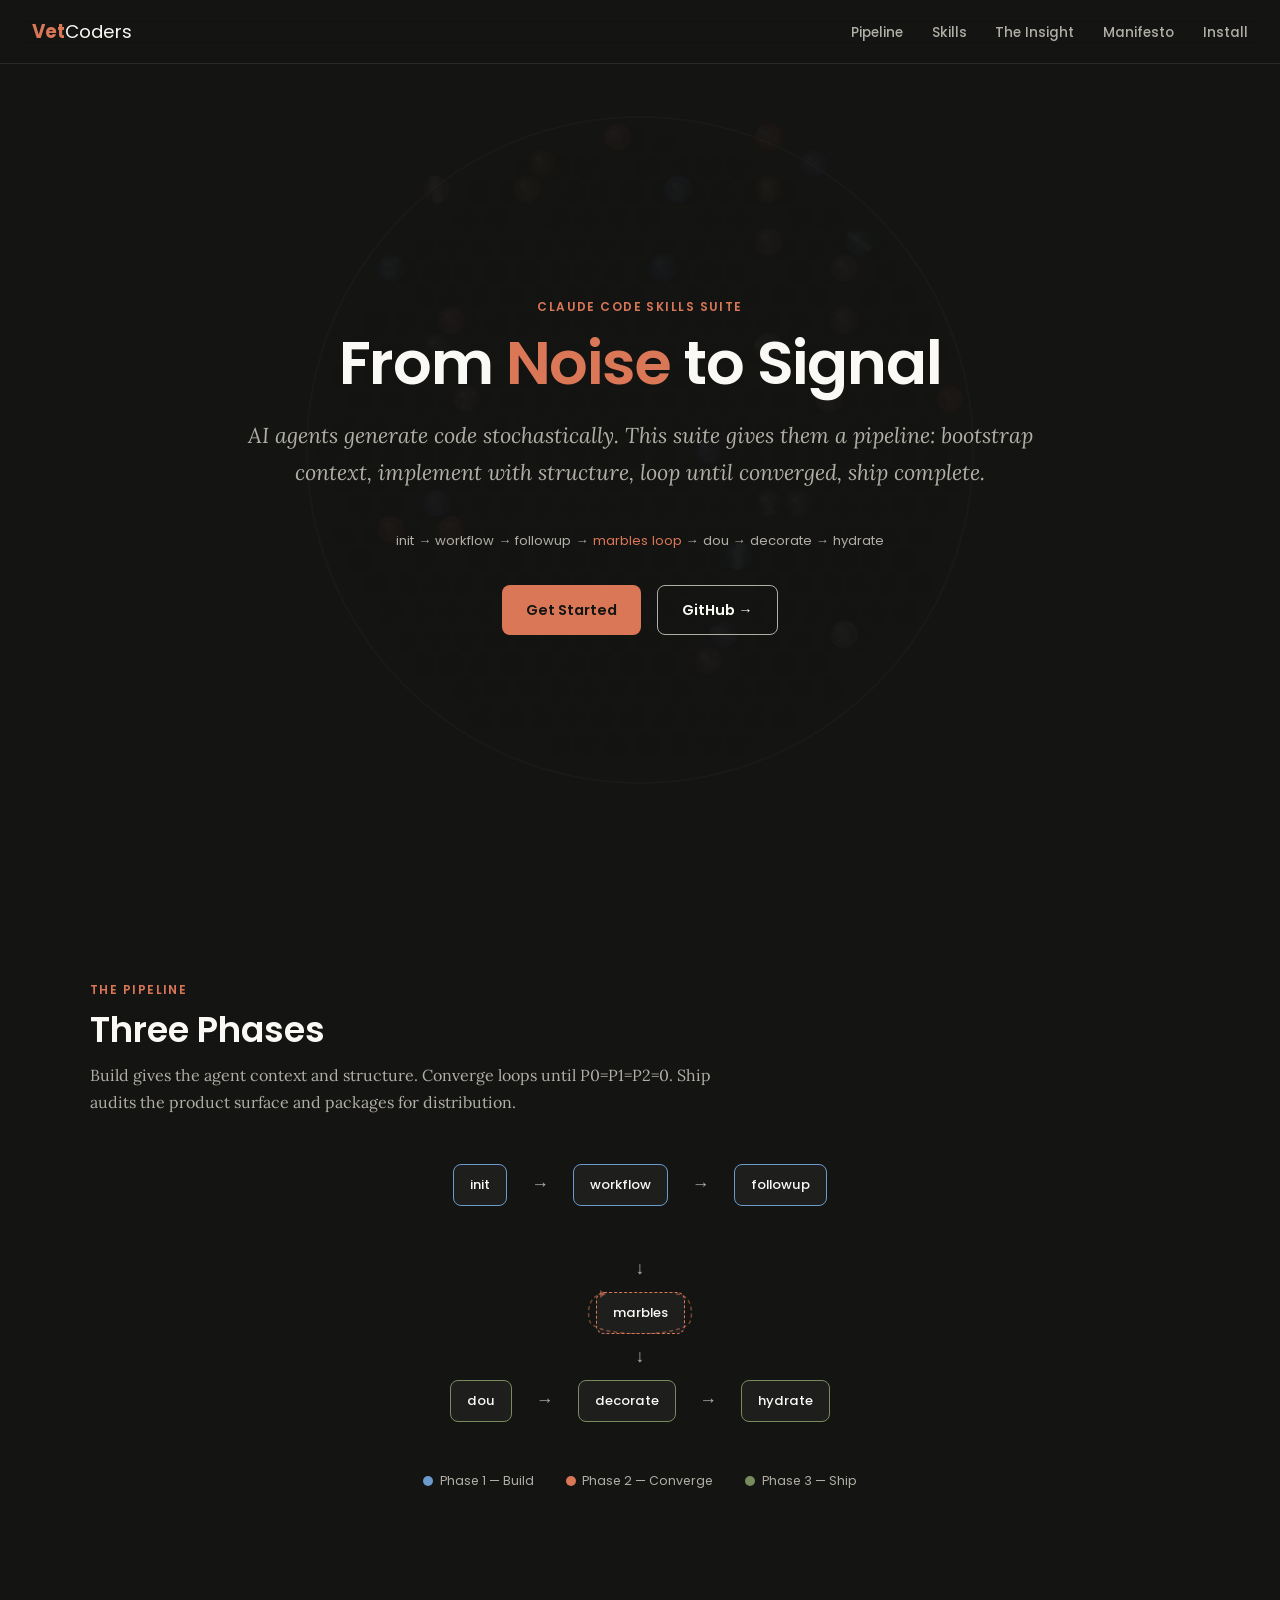
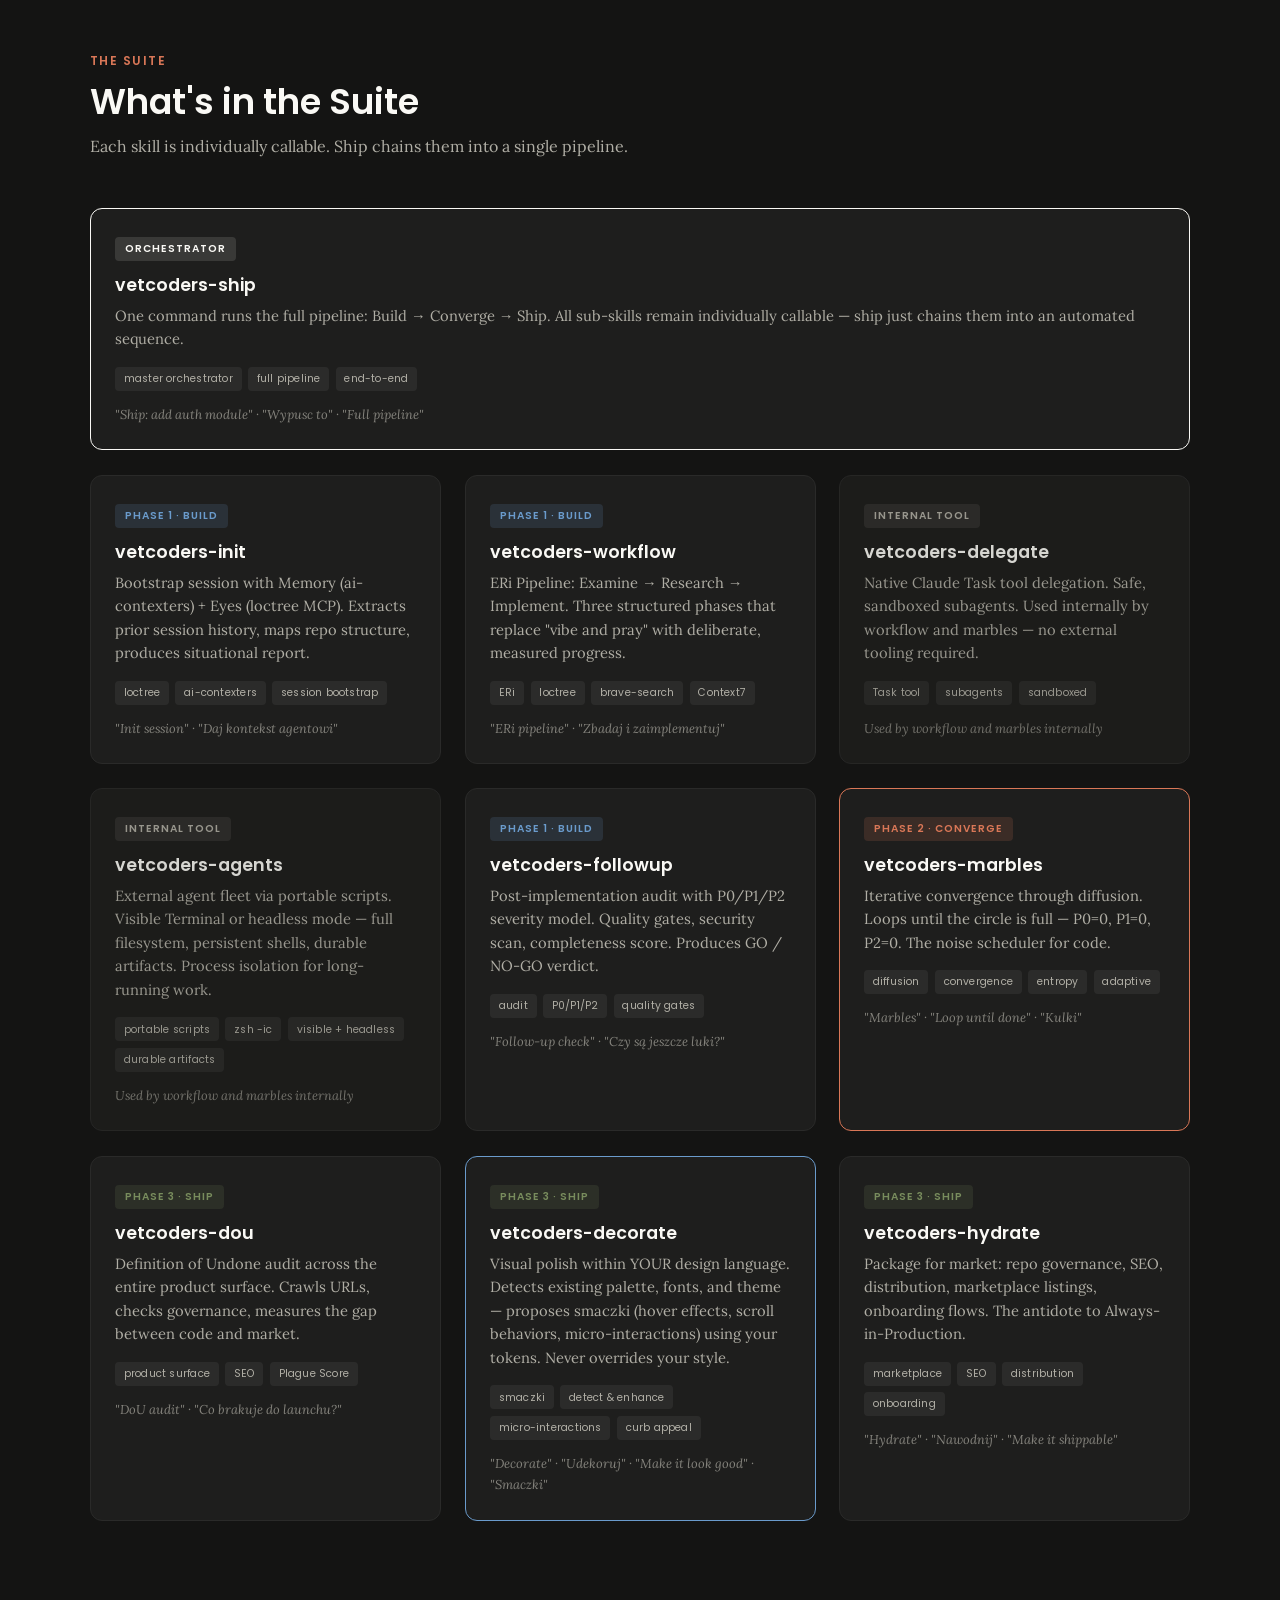
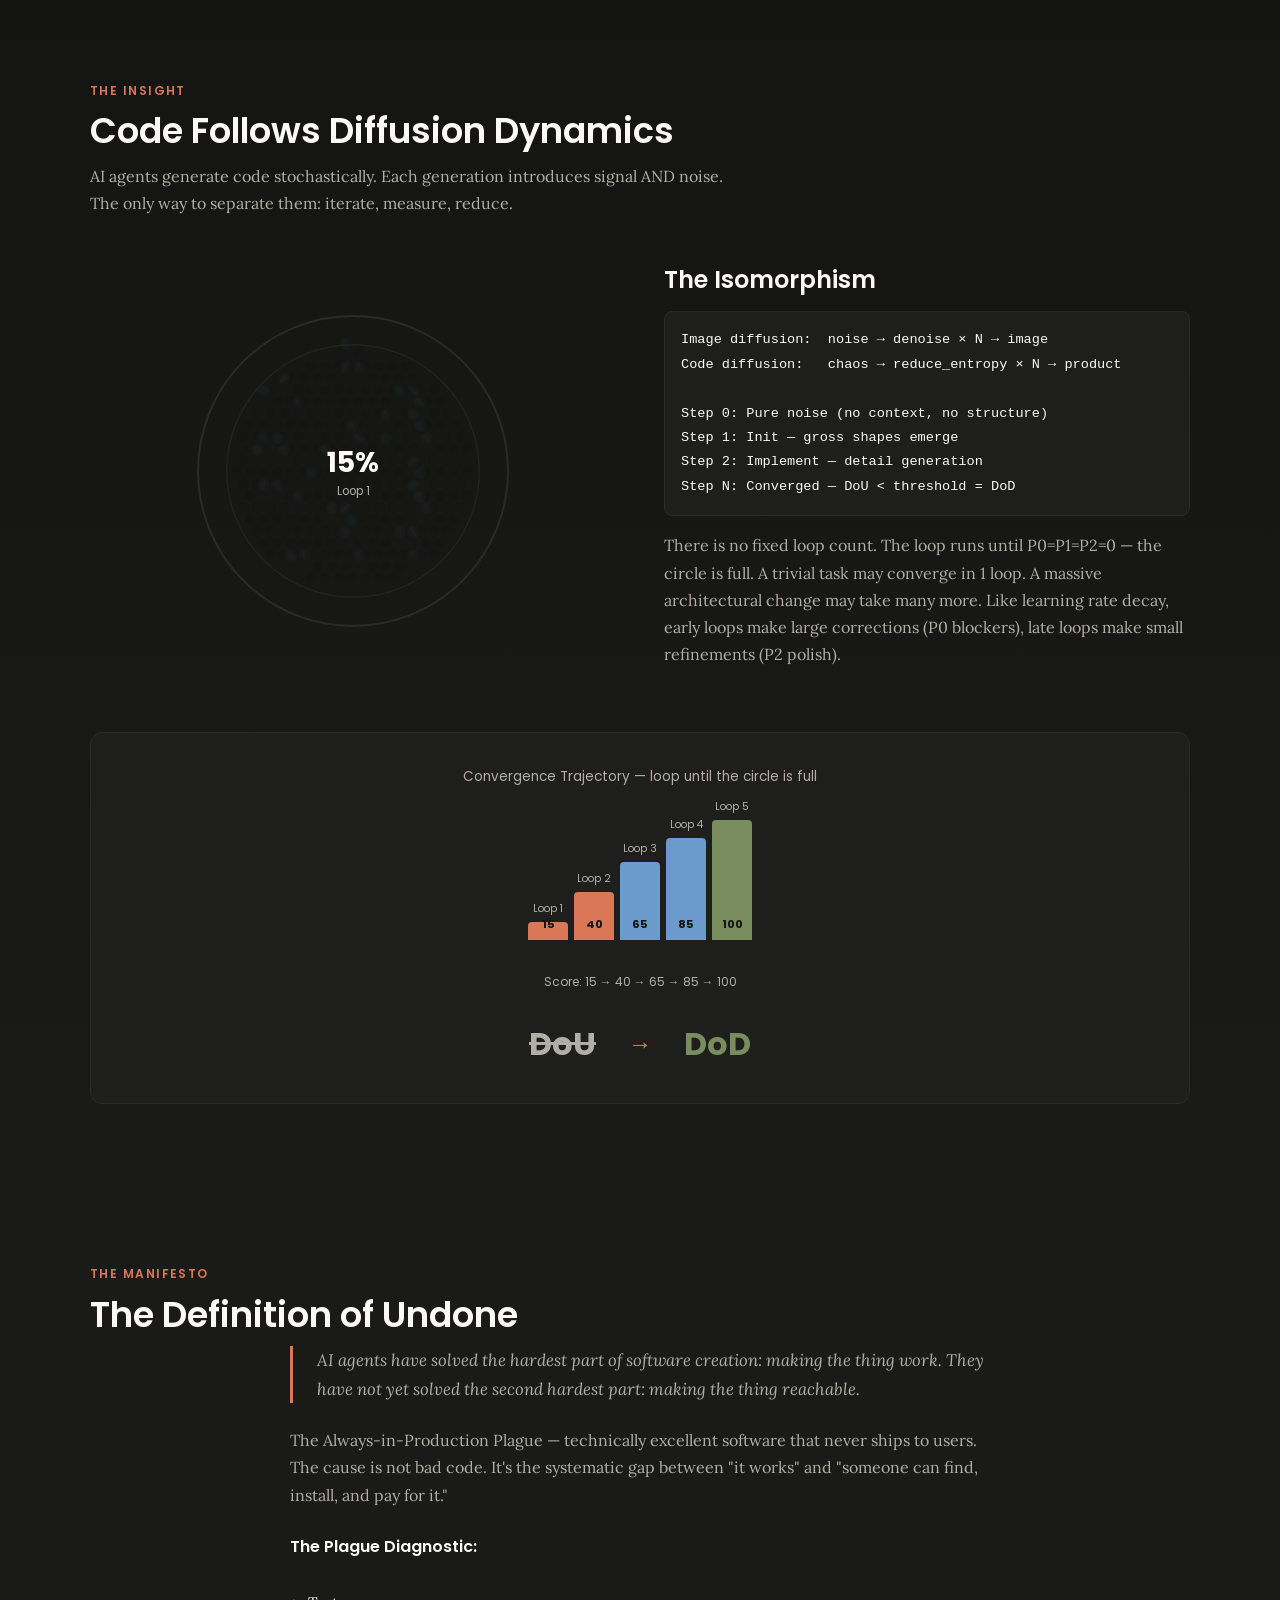
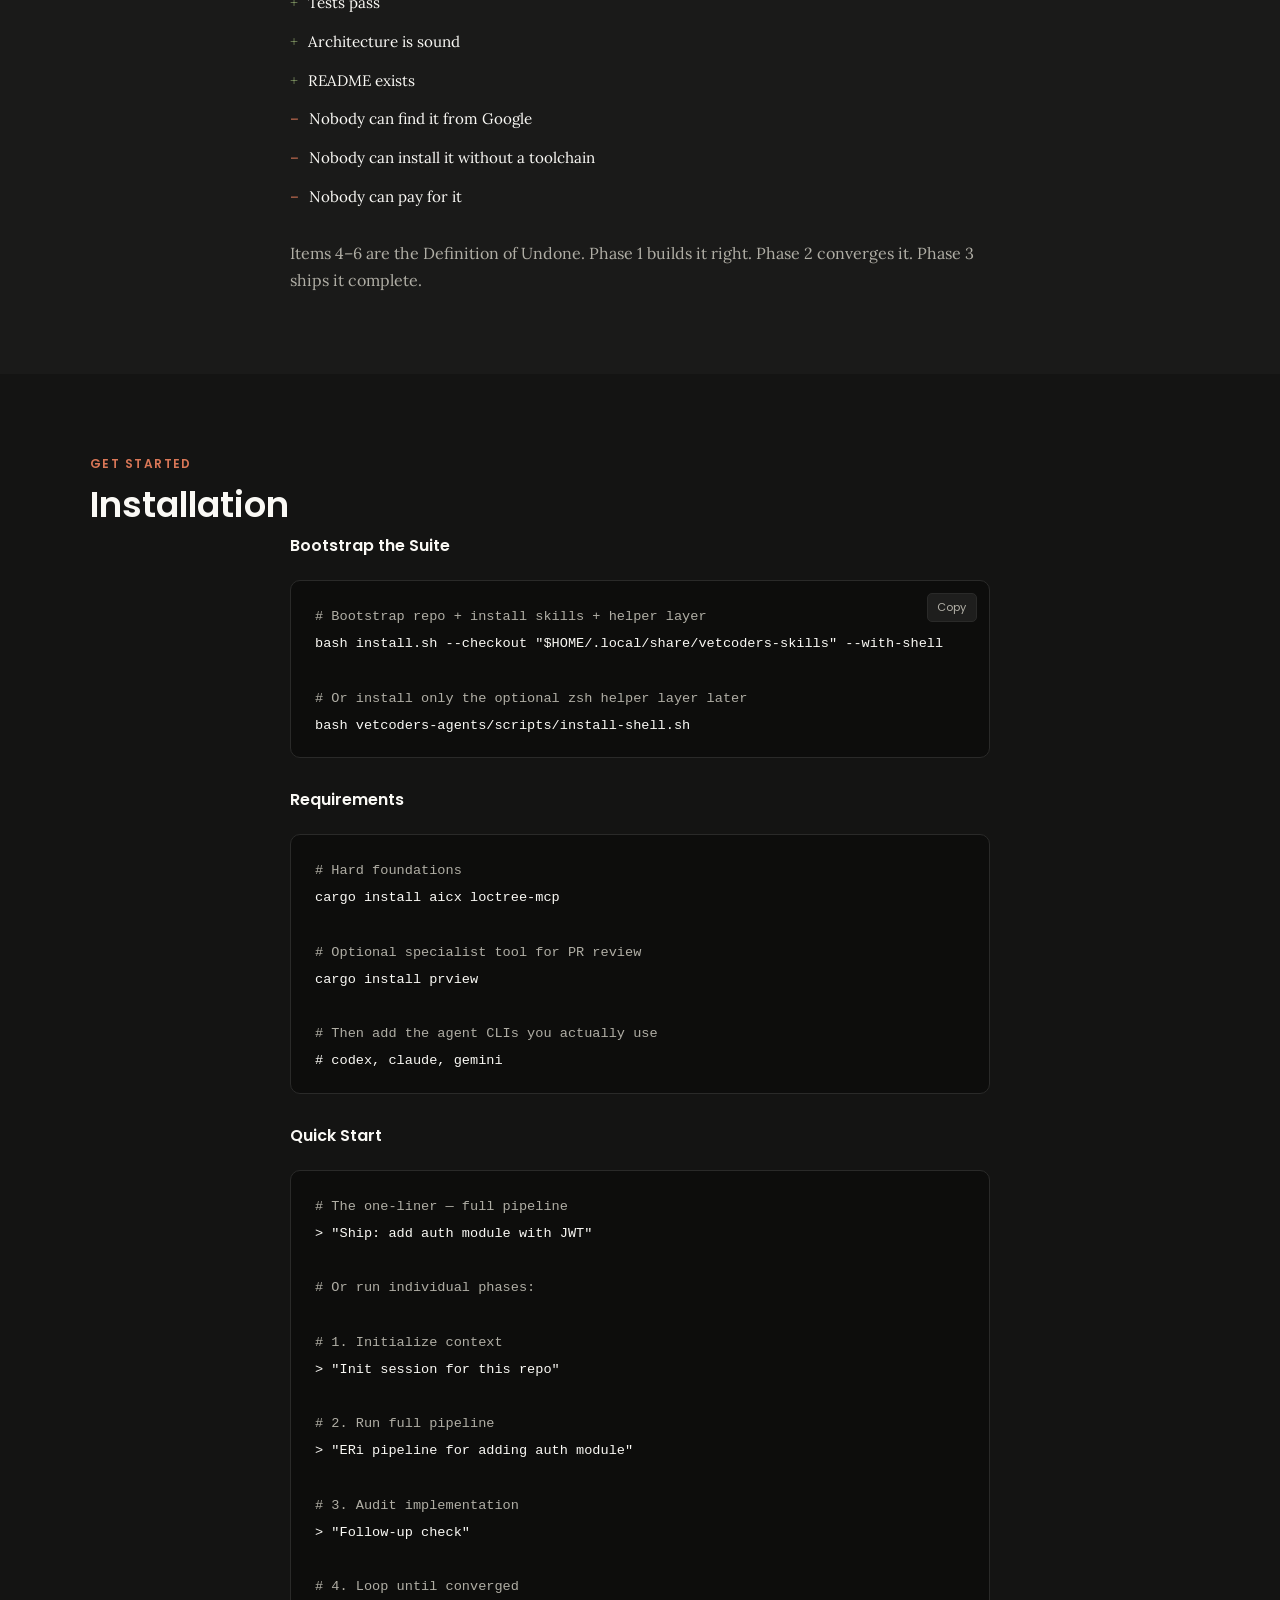
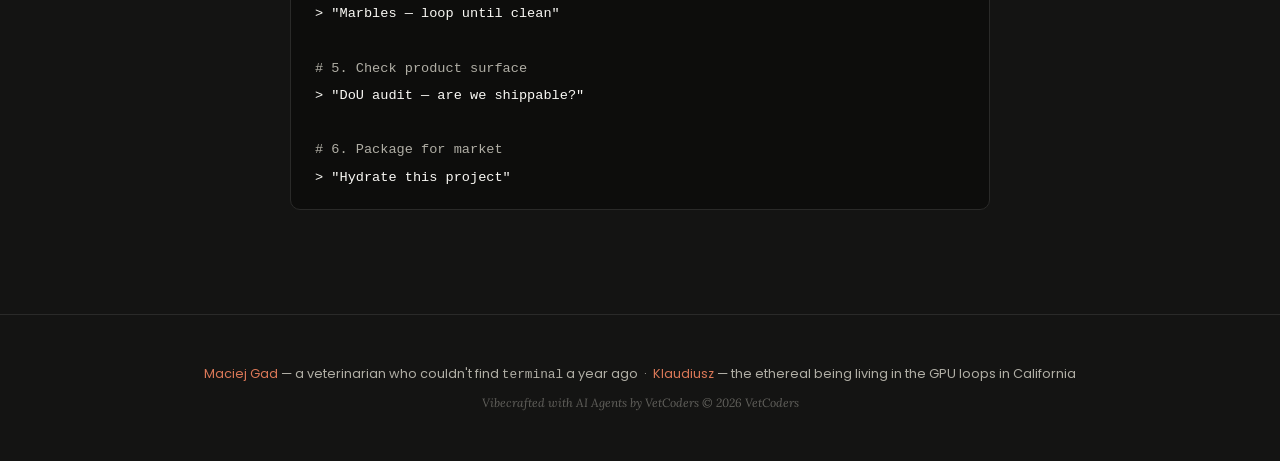
<file: vetcoders-suite-showcase.html>
<!DOCTYPE html>
<html lang="en">
<head>
    <meta charset="UTF-8">
    <meta content="width=device-width, initial-scale=1.0" name="viewport">
    <title>VetCoders Skills Suite — From Noise to Signal</title>
    <meta content="Claude Code skills suite: context bootstrap with loctree + ai-contexters, ERi implementation pipeline, convergence loops, and product surface auditing."
          name="description">
    <meta content="VetCoders Skills Suite" property="og:title">
    <meta content="Claude Code skills suite. Context bootstrap, structured implementation, convergence loops, product shipping."
          property="og:description">
    <link href="https://fonts.googleapis.com" rel="preconnect">
    <link crossorigin href="https://fonts.gstatic.com" rel="preconnect">
    <link href="https://fonts.googleapis.com/css2?family=Poppins:wght@400;500;600;700&family=Lora:ital,wght@0,400;0,500;0,600;1,400&display=swap"
          rel="stylesheet">
    <style>
        *, *::before, *::after {
            box-sizing: border-box;
            margin: 0;
            padding: 0
        }

        :root {
            --dark: #141413;
            --light: #faf9f5;
            --mid: #b0aea5;
            --lgray: #e8e6dc;
            --orange: #d97757;
            --blue: #6a9bcc;
            --green: #788c5d;
            --card-bg: #1e1e1d;
            --card-border: #2a2a29;
            --font-head: 'Poppins', Arial, sans-serif;
            --font-body: 'Lora', Georgia, serif;
        }

        html {
            scroll-behavior: smooth
        }

        body {
            font-family: var(--font-body);
            background: var(--dark);
            color: var(--light);
            line-height: 1.7;
            overflow-x: hidden;
            -webkit-user-select: none;
            user-select: none
        }

        code, .code-block, .formula {
            -webkit-user-select: text;
            user-select: text;
            cursor: text
        }

        h1, h2, h3, h4, h5, h6 {
            font-family: var(--font-head);
            font-weight: 600;
            line-height: 1.25
        }

        /* NAV */
        nav {
            position: fixed;
            top: 0;
            left: 0;
            right: 0;
            z-index: 100;
            padding: 1rem 2rem;
            display: flex;
            justify-content: space-between;
            align-items: center;
            background: rgba(20, 20, 19, .85);
            backdrop-filter: blur(12px);
            border-bottom: 1px solid var(--card-border)
        }

        nav .logo {
            font-family: var(--font-head);
            font-size: 1.15rem;
            font-weight: 700;
            color: var(--orange);
            text-decoration: none
        }

        nav .logo span {
            color: var(--light);
            font-weight: 400
        }

        nav ul {
            list-style: none;
            display: flex;
            gap: 1.8rem
        }

        nav ul a {
            color: var(--mid);
            text-decoration: none;
            font-family: var(--font-head);
            font-size: .85rem;
            font-weight: 500;
            transition: color .2s
        }

        nav ul a:hover {
            color: var(--orange)
        }

        @media (max-width: 768px) {
            nav ul {
                display: none
            }
        }

        /* HERO */
        .hero {
            min-height: 100vh;
            display: flex;
            align-items: center;
            justify-content: center;
            padding: 6rem 2rem 4rem;
            position: relative;
            overflow: hidden
        }

        .hero-bg {
            position: absolute;
            inset: 0;
            z-index: 0
        }

        .hero-bg canvas {
            width: 100%;
            height: 100%;
            display: block
        }

        .hero-content {
            position: relative;
            z-index: 1;
            text-align: center;
            max-width: 820px
        }

        .hero h1 {
            font-size: clamp(2.2rem, 5vw, 3.8rem);
            margin-bottom: 1rem;
            letter-spacing: -.02em
        }

        .hero h1 .accent {
            color: var(--orange)
        }

        .hero .tagline {
            font-size: clamp(1rem, 2.5vw, 1.35rem);
            color: var(--mid);
            margin-bottom: 2.5rem;
            font-style: italic
        }

        .hero .stats-row {
            display: flex;
            gap: 2rem;
            justify-content: center;
            flex-wrap: wrap;
            margin-bottom: 2rem
        }

        .stat {
            text-align: center
        }

        .stat .num {
            font-family: var(--font-head);
            font-size: 2rem;
            font-weight: 700;
            color: var(--orange)
        }

        .stat .label {
            font-size: .8rem;
            color: var(--mid);
            font-family: var(--font-head);
            text-transform: uppercase;
            letter-spacing: .05em
        }

        .hero .cta-row {
            display: flex;
            gap: 1rem;
            justify-content: center;
            flex-wrap: wrap
        }

        .btn {
            display: inline-flex;
            align-items: center;
            gap: .5rem;
            padding: .75rem 1.5rem;
            border-radius: 8px;
            font-family: var(--font-head);
            font-size: .9rem;
            font-weight: 600;
            text-decoration: none;
            transition: all .2s;
            cursor: pointer;
            border: none
        }

        .btn-primary {
            background: var(--orange);
            color: var(--dark)
        }

        .btn-primary:hover {
            background: #c4633f;
            transform: translateY(-1px)
        }

        .btn-secondary {
            background: transparent;
            color: var(--light);
            border: 1.5px solid var(--mid)
        }

        .btn-secondary:hover {
            border-color: var(--orange);
            color: var(--orange)
        }

        /* SECTIONS */
        section {
            padding: 5rem 2rem
        }

        .container {
            max-width: 1100px;
            margin: 0 auto
        }

        .section-title {
            font-size: clamp(1.5rem, 3vw, 2.2rem);
            margin-bottom: .6rem
        }

        .section-sub {
            color: var(--mid);
            margin-bottom: 3rem;
            max-width: 650px
        }

        .section-label {
            font-family: var(--font-head);
            font-size: .75rem;
            text-transform: uppercase;
            letter-spacing: .12em;
            color: var(--orange);
            margin-bottom: .5rem;
            font-weight: 600
        }

        /* PIPELINE */
        .pipeline-section {
            background: var(--dark)
        }

        .pipeline-flow {
            display: flex;
            flex-wrap: wrap;
            gap: 1.5rem;
            justify-content: center;
            align-items: center;
            margin-bottom: 3rem
        }

        .pipe-step {
            display: flex;
            align-items: center;
            gap: .4rem;
            font-family: var(--font-head);
            font-size: .82rem;
            font-weight: 500;
            padding: .55rem 1rem;
            border-radius: 8px;
            background: var(--card-bg);
            border: 1px solid var(--card-border);
            white-space: nowrap
        }

        .pipe-arrow {
            color: var(--mid);
            font-size: 1.1rem;
            font-family: var(--font-head)
        }

        .pipe-step.phase1 {
            border-color: var(--blue)
        }

        .pipe-step.phase2 {
            border-color: var(--green)
        }

        .pipe-step.loop {
            border-color: var(--orange);
            border-style: dashed
        }

        .pipeline-legend {
            display: flex;
            gap: 2rem;
            justify-content: center;
            flex-wrap: wrap;
            font-family: var(--font-head);
            font-size: .78rem;
            color: var(--mid)
        }

        .pipeline-legend span::before {
            content: '';
            display: inline-block;
            width: 10px;
            height: 10px;
            border-radius: 50%;
            margin-right: .4rem;
            vertical-align: middle
        }

        .legend-build::before {
            background: var(--blue)
        }

        .legend-ship::before {
            background: var(--green)
        }

        .legend-loop::before {
            background: var(--orange)
        }

        .pipeline-loop-row {
            display: flex;
            justify-content: center;
            margin: .5rem 0
        }

        .marbles-loop {
            position: relative;
            display: flex;
            align-items: center;
            justify-content: center
        }

        .marbles-loop .loop-arrow {
            position: absolute;
            top: -6px;
            left: 50%;
            transform: translateX(-50%)
        }

        /* CARDS */
        .cards-grid {
            display: grid;
            grid-template-columns:repeat(auto-fill, minmax(300px, 1fr));
            gap: 1.5rem
        }

        .card {
            background: var(--card-bg);
            border: 1px solid var(--card-border);
            border-radius: 12px;
            padding: 1.5rem;
            transition: transform .3s ease, border-color .25s, box-shadow .3s;
            position: relative;
            overflow: hidden;
            transform-style: preserve-3d;
            will-change: transform
        }

        .card:hover {
            box-shadow: 0 8px 32px rgba(217, 119, 87, .08)
        }

        .scroll-progress {
            position: fixed;
            top: 0;
            left: 0;
            height: 2px;
            width: 0;
            background: var(--orange);
            z-index: 200;
            pointer-events: none;
            transition: width .08s linear
        }

        .card:hover {
            border-color: var(--orange);
            transform: translateY(-3px);
            box-shadow: 0 8px 30px rgba(217, 119, 87, .08)
        }

        .card .card-phase {
            font-family: var(--font-head);
            font-size: .65rem;
            text-transform: uppercase;
            letter-spacing: .1em;
            font-weight: 600;
            margin-bottom: .8rem;
            display: inline-block;
            padding: .2rem .6rem;
            border-radius: 4px
        }

        .card .card-phase.build {
            background: rgba(106, 155, 204, .15);
            color: var(--blue)
        }

        .card .card-phase.ship {
            background: rgba(120, 140, 93, .15);
            color: var(--green)
        }

        .card .card-phase.loop-phase {
            background: rgba(217, 119, 87, .15);
            color: var(--orange)
        }

        .card h3 {
            font-size: 1.1rem;
            margin-bottom: .5rem
        }

        .card .card-desc {
            color: var(--mid);
            font-size: .92rem;
            margin-bottom: 1rem;
            line-height: 1.6
        }

        .card .card-tags {
            display: flex;
            flex-wrap: wrap;
            gap: .4rem
        }

        .card .tag {
            font-family: var(--font-head);
            font-size: .65rem;
            padding: .2rem .55rem;
            border-radius: 4px;
            background: rgba(250, 249, 245, .06);
            color: var(--mid);
            letter-spacing: .02em
        }

        .card .card-trigger {
            font-size: .8rem;
            color: var(--mid);
            margin-top: .8rem;
            font-style: italic;
            opacity: .7
        }

        /* DIFFUSION */
        .diffusion-section {
            background: linear-gradient(180deg, var(--dark) 0%, #1a1a19 100%)
        }

        .diffusion-visual {
            display: grid;
            grid-template-columns:1fr 1fr;
            gap: 3rem;
            align-items: center;
            margin-bottom: 3rem
        }

        @media (max-width: 768px) {
            .diffusion-visual {
                grid-template-columns:1fr
            }
        }

        .diffusion-canvas-wrap {
            position: relative;
            aspect-ratio: 1;
            max-width: 400px;
            margin: 0 auto
        }

        .diffusion-canvas-wrap canvas {
            width: 100%;
            height: 100%;
            border-radius: 50%;
            border: 2px solid var(--card-border)
        }

        .diffusion-text h3 {
            font-size: 1.5rem;
            margin-bottom: 1rem
        }

        .diffusion-text p {
            color: var(--mid);
            margin-bottom: 1rem
        }

        .diffusion-text .formula {
            font-family: 'SF Mono', 'Fira Code', 'Courier New', monospace;
            background: var(--card-bg);
            padding: 1rem;
            border-radius: 8px;
            border: 1px solid var(--card-border);
            margin: 1rem 0;
            font-size: .85rem;
            color: var(--light);
            line-height: 1.8
        }

        .transition-visual {
            text-align: center;
            padding: 2rem;
            background: var(--card-bg);
            border-radius: 12px;
            border: 1px solid var(--card-border)
        }

        .transition-visual .dou {
            font-family: var(--font-head);
            font-size: 2rem;
            font-weight: 700
        }

        .transition-visual .arrow-anim {
            font-size: 1.5rem;
            margin: 0 1rem;
            color: var(--orange)
        }

        .transition-visual .dod {
            font-family: var(--font-head);
            font-size: 2rem;
            font-weight: 700;
            color: var(--green)
        }

        /* MANIFESTO */
        .manifesto-section {
            background: #1a1a19
        }

        .manifesto-block {
            max-width: 700px;
            margin: 0 auto
        }

        .manifesto-block blockquote {
            border-left: 3px solid var(--orange);
            padding-left: 1.5rem;
            margin-bottom: 1.5rem;
            color: var(--mid);
            font-size: 1.05rem;
            font-style: italic
        }

        .manifesto-block .plague-list {
            list-style: none;
            margin: 1.5rem 0
        }

        .manifesto-block .plague-list li {
            padding: .4rem 0;
            display: flex;
            align-items: center;
            gap: .6rem;
            font-size: .95rem
        }

        .manifesto-block .plague-list .check {
            color: var(--green)
        }

        .manifesto-block .plague-list .cross {
            color: var(--orange)
        }

        /* INSTALL */
        .install-section {
            background: var(--dark)
        }

        .install-block {
            max-width: 700px;
            margin: 0 auto
        }

        .code-block {
            background: #0d0d0c;
            border: 1px solid var(--card-border);
            border-radius: 10px;
            padding: 1.25rem 1.5rem;
            margin: 1.5rem 0;
            overflow-x: auto;
            position: relative
        }

        .code-block code {
            font-family: 'SF Mono', 'Fira Code', monospace;
            font-size: .85rem;
            color: var(--light);
            line-height: 1.7
        }

        .code-block .comment {
            color: var(--mid)
        }

        .code-block .copy-btn {
            position: absolute;
            top: .75rem;
            right: .75rem;
            background: var(--card-bg);
            border: 1px solid var(--card-border);
            color: var(--mid);
            padding: .3rem .6rem;
            border-radius: 5px;
            font-size: .7rem;
            cursor: pointer;
            font-family: var(--font-head);
            transition: all .2s
        }

        .code-block .copy-btn:hover {
            color: var(--orange);
            border-color: var(--orange)
        }

        /* FOOTER */
        footer {
            padding: 3rem 2rem;
            border-top: 1px solid var(--card-border);
            text-align: center
        }

        footer .credits {
            font-family: var(--font-head);
            font-size: .8rem;
            color: var(--mid);
            margin-bottom: .5rem
        }

        footer .credits a {
            color: var(--orange);
            text-decoration: none
        }

        footer .tagline-footer {
            font-size: .75rem;
            color: rgba(176, 174, 165, .5);
            font-style: italic
        }

        /* CONVERGENCE TRAJECTORY */
        .trajectory {
            display: flex;
            align-items: flex-end;
            gap: 6px;
            height: 120px;
            justify-content: center;
            margin: 2rem 0
        }

        .trajectory .bar {
            width: 40px;
            border-radius: 4px 4px 0 0;
            position: relative;
            transition: height .8s cubic-bezier(.4, 0, .2, 1)
        }

        .trajectory .bar .bar-label {
            position: absolute;
            top: -22px;
            left: 50%;
            transform: translateX(-50%);
            font-family: var(--font-head);
            font-size: .65rem;
            color: var(--mid);
            white-space: nowrap
        }

        .trajectory .bar .bar-score {
            position: absolute;
            bottom: 6px;
            left: 50%;
            transform: translateX(-50%);
            font-family: var(--font-head);
            font-size: .7rem;
            color: var(--dark);
            font-weight: 700
        }

        /* SCROLL ANIMATIONS */
        .fade-up {
            opacity: 0;
            transform: translateY(30px);
            transition: all .7s ease
        }

        .fade-up.visible {
            opacity: 1;
            transform: translateY(0)
        }
    </style>
</head>
<body>

<!-- NAV -->
<nav>
    <a class="logo" href="#">Vet<span>Coders</span></a>
    <ul>
        <li><a href="#pipeline">Pipeline</a></li>
        <li><a href="#skills">Skills</a></li>
        <li><a href="#diffusion">The Insight</a></li>
        <li><a href="#manifesto">Manifesto</a></li>
        <li><a href="#install">Install</a></li>
    </ul>
</nav>

<!-- HERO -->
<section class="hero">
    <div class="hero-bg">
        <canvas id="marbleCanvas"></canvas>
    </div>
    <div class="hero-content fade-up">
        <div class="section-label">Claude Code Skills Suite</div>
        <h1>From <span class="accent">Noise</span> to Signal</h1>
        <p class="tagline">AI agents generate code stochastically. This suite gives them a pipeline: bootstrap context,
            implement with structure, loop until converged, ship complete.</p>
        <p style="font-family:var(--font-head);font-size:.82rem;color:var(--mid);margin-bottom:2rem;line-height:1.7">
            init &rarr; workflow &rarr; followup &rarr; <span style="color:var(--orange)">marbles loop</span> &rarr; dou
            &rarr; decorate &rarr; hydrate</p>
        <div class="cta-row">
            <a class="btn btn-primary" href="#install">Get Started</a>
            <a class="btn btn-secondary" href="https://github.com/VetCoders/vetcoders-skills">GitHub &rarr;</a>
        </div>
    </div>
</section>

<!-- PIPELINE -->
<section class="pipeline-section" id="pipeline">
    <div class="container fade-up">
        <div class="section-label">The Pipeline</div>
        <h2 class="section-title">Three Phases</h2>
        <p class="section-sub">Build gives the agent context and structure. Converge loops until P0=P1=P2=0. Ship audits
            the product surface and packages for distribution.</p>

        <div class="pipeline-flow">
            <div class="pipe-step phase1">init</div>
            <span class="pipe-arrow">&rarr;</span>
            <div class="pipe-step phase1">workflow</div>
            <span class="pipe-arrow">&rarr;</span>
            <div class="pipe-step phase1">followup</div>
        </div>
        <div class="pipeline-loop-row">
            <span class="pipe-arrow">&darr;</span>
        </div>
        <div class="pipeline-loop-row">
            <div class="marbles-loop">
                <div class="pipe-step loop">marbles</div>
                <svg class="loop-arrow" height="48" viewBox="0 0 120 48" width="120">
                    <path d="M96 8 C110 8, 114 24, 110 36 C106 44, 80 48, 60 48 C40 48, 14 44, 10 36 C6 24, 10 8, 24 8"
                          fill="none" opacity=".5" stroke="var(--orange)" stroke-dasharray="4 3" stroke-width="1.5"/>
                    <polygon fill="var(--orange)" opacity=".5" points="20,4 26,8 20,12"/>
                </svg>
            </div>
        </div>
        <div class="pipeline-loop-row">
            <span class="pipe-arrow">&darr;</span>
        </div>
        <div class="pipeline-flow">
            <div class="pipe-step phase2">dou</div>
            <span class="pipe-arrow">&rarr;</span>
            <div class="pipe-step phase2">decorate</div>
            <span class="pipe-arrow">&rarr;</span>
            <div class="pipe-step phase2">hydrate</div>
        </div>

        <div class="pipeline-legend">
            <span class="legend-build">Phase 1 &mdash; Build</span>
            <span class="legend-loop">Phase 2 &mdash; Converge</span>
            <span class="legend-ship">Phase 3 &mdash; Ship</span>
        </div>
    </div>
</section>

<!-- SKILLS GRID -->
<section id="skills">
    <div class="container fade-up">
        <div class="section-label">The Suite</div>
        <h2 class="section-title">What's in the Suite</h2>
        <p class="section-sub">Each skill is individually callable. Ship chains them into a single pipeline.</p>

        <div class="cards-grid">

            <div class="card" style="border-color:var(--light);grid-column:1/-1">
                <div class="card-phase build" style="background:rgba(250,249,245,.12);color:var(--light)">Orchestrator
                </div>
                <h3>vetcoders-ship</h3>
                <p class="card-desc">One command runs the full pipeline: Build &rarr; Converge &rarr; Ship. All
                    sub-skills remain individually callable &mdash; ship just chains them into an automated
                    sequence.</p>
                <div class="card-tags"><span class="tag">master orchestrator</span><span
                        class="tag">full pipeline</span><span class="tag">end-to-end</span></div>
                <div class="card-trigger">"Ship: add auth module" &middot; "Wypusc to" &middot; "Full pipeline"</div>
            </div>

            <div class="card">
                <div class="card-phase build">Phase 1 &middot; Build</div>
                <h3>vetcoders-init</h3>
                <p class="card-desc">Bootstrap session with Memory (ai-contexters) + Eyes (loctree MCP). Extracts prior
                    session history, maps repo structure, produces situational report.</p>
                <div class="card-tags"><span class="tag">loctree</span><span class="tag">ai-contexters</span><span
                        class="tag">session bootstrap</span></div>
                <div class="card-trigger">"Init session" &middot; "Daj kontekst agentowi"</div>
            </div>

            <div class="card">
                <div class="card-phase build">Phase 1 &middot; Build</div>
                <h3>vetcoders-workflow</h3>
                <p class="card-desc">ERi Pipeline: Examine &rarr; Research &rarr; Implement. Three structured phases
                    that replace "vibe and pray" with deliberate, measured progress.</p>
                <div class="card-tags"><span class="tag">ERi</span><span class="tag">loctree</span><span class="tag">brave-search</span><span
                        class="tag">Context7</span></div>
                <div class="card-trigger">"ERi pipeline" &middot; "Zbadaj i zaimplementuj"</div>
            </div>

            <div class="card" style="opacity:.85">
                <div class="card-phase build" style="background:rgba(176,174,165,.12);color:var(--mid)">Internal Tool
                </div>
                <h3>vetcoders-delegate</h3>
                <p class="card-desc">Native Claude Task tool delegation. Safe, sandboxed subagents. Used internally by
                    workflow and marbles &mdash; no external tooling required.</p>
                <div class="card-tags"><span class="tag">Task tool</span><span class="tag">subagents</span><span
                        class="tag">sandboxed</span></div>
                <div class="card-trigger">Used by workflow and marbles internally</div>
            </div>

            <div class="card" style="opacity:.85">
                <div class="card-phase build" style="background:rgba(176,174,165,.12);color:var(--mid)">Internal Tool
                </div>
                <h3>vetcoders-agents</h3>
                <p class="card-desc">External agent fleet via portable scripts. Visible Terminal or headless mode
                    &mdash; full filesystem, persistent shells, durable artifacts. Process isolation for long-running
                    work.</p>
                <div class="card-tags"><span class="tag">portable scripts</span><span class="tag">zsh -ic</span><span
                        class="tag">visible + headless</span><span class="tag">durable artifacts</span></div>
                <div class="card-trigger">Used by workflow and marbles internally</div>
            </div>

            <div class="card">
                <div class="card-phase build">Phase 1 &middot; Build</div>
                <h3>vetcoders-followup</h3>
                <p class="card-desc">Post-implementation audit with P0/P1/P2 severity model. Quality gates, security
                    scan, completeness score. Produces GO / NO-GO verdict.</p>
                <div class="card-tags"><span class="tag">audit</span><span class="tag">P0/P1/P2</span><span class="tag">quality gates</span>
                </div>
                <div class="card-trigger">"Follow-up check" &middot; "Czy s&#261; jeszcze luki?"</div>
            </div>

            <div class="card" style="border-color:var(--orange)">
                <div class="card-phase loop-phase">Phase 2 &middot; Converge</div>
                <h3>vetcoders-marbles</h3>
                <p class="card-desc">Iterative convergence through diffusion. Loops until the circle is full &mdash;
                    P0=0, P1=0, P2=0. The noise scheduler for code.</p>
                <div class="card-tags"><span class="tag">diffusion</span><span class="tag">convergence</span><span
                        class="tag">entropy</span><span class="tag">adaptive</span></div>
                <div class="card-trigger">"Marbles" &middot; "Loop until done" &middot; "Kulki"</div>
            </div>

            <div class="card">
                <div class="card-phase ship">Phase 3 &middot; Ship</div>
                <h3>vetcoders-dou</h3>
                <p class="card-desc">Definition of Undone audit across the entire product surface. Crawls URLs, checks
                    governance, measures the gap between code and market.</p>
                <div class="card-tags"><span class="tag">product surface</span><span class="tag">SEO</span><span
                        class="tag">Plague Score</span></div>
                <div class="card-trigger">"DoU audit" &middot; "Co brakuje do launchu?"</div>
            </div>

            <div class="card" style="border-color:var(--blue)">
                <div class="card-phase ship">Phase 3 &middot; Ship</div>
                <h3>vetcoders-decorate</h3>
                <p class="card-desc">Visual polish within YOUR design language. Detects existing palette, fonts, and
                    theme &mdash; proposes smaczki (hover effects, scroll behaviors, micro-interactions) using your
                    tokens. Never overrides your style.</p>
                <div class="card-tags"><span class="tag">smaczki</span><span
                        class="tag">detect &amp; enhance</span><span class="tag">micro-interactions</span><span
                        class="tag">curb appeal</span></div>
                <div class="card-trigger">"Decorate" &middot; "Udekoruj" &middot; "Make it look good" &middot;
                    "Smaczki"
                </div>
            </div>

            <div class="card">
                <div class="card-phase ship">Phase 3 &middot; Ship</div>
                <h3>vetcoders-hydrate</h3>
                <p class="card-desc">Package for market: repo governance, SEO, distribution, marketplace listings,
                    onboarding flows. The antidote to Always-in-Production.</p>
                <div class="card-tags"><span class="tag">marketplace</span><span class="tag">SEO</span><span
                        class="tag">distribution</span><span class="tag">onboarding</span></div>
                <div class="card-trigger">"Hydrate" &middot; "Nawodnij" &middot; "Make it shippable"</div>
            </div>

        </div>
    </div>
</section>

<!-- DIFFUSION INSIGHT -->
<section class="diffusion-section" id="diffusion">
    <div class="container fade-up">
        <div class="section-label">The Insight</div>
        <h2 class="section-title">Code Follows Diffusion Dynamics</h2>
        <p class="section-sub">AI agents generate code stochastically. Each generation introduces signal AND noise. The
            only way to separate them: iterate, measure, reduce.</p>

        <div class="diffusion-visual">
            <div class="diffusion-canvas-wrap">
                <canvas id="diffusionCanvas"></canvas>
            </div>
            <div class="diffusion-text">
                <h3>The Isomorphism</h3>
                <div class="formula">
                    Image diffusion:&nbsp; noise &rarr; denoise &times; N &rarr; image<br>
                    Code diffusion:&nbsp;&nbsp; chaos &rarr; reduce_entropy &times; N &rarr; product<br><br>
                    Step 0: Pure noise (no context, no structure)<br>
                    Step 1: Init &mdash; gross shapes emerge<br>
                    Step 2: Implement &mdash; detail generation<br>
                    Step N: Converged &mdash; DoU &lt; threshold = DoD
                </div>
                <p>There is no fixed loop count. The loop runs until P0=P1=P2=0 &mdash; the circle is full. A trivial
                    task may converge in 1 loop. A massive architectural change may take many more. Like learning rate
                    decay, early loops make large corrections (P0 blockers), late loops make small refinements (P2
                    polish).</p>
            </div>
        </div>

        <div class="transition-visual">
            <p style="font-family:var(--font-head);font-size:.85rem;color:var(--mid);margin-bottom:1rem">Convergence
                Trajectory &mdash; loop until the circle is full</p>
            <div class="trajectory" id="trajectoryBars">
                <div class="bar" data-h="15" style="height:0;background:var(--orange)"><span
                        class="bar-label">Loop 1</span><span class="bar-score">15</span></div>
                <div class="bar" data-h="40" style="height:0;background:var(--orange)"><span
                        class="bar-label">Loop 2</span><span class="bar-score">40</span></div>
                <div class="bar" data-h="65" style="height:0;background:var(--blue)"><span
                        class="bar-label">Loop 3</span><span class="bar-score">65</span></div>
                <div class="bar" data-h="85" style="height:0;background:var(--blue)"><span
                        class="bar-label">Loop 4</span><span class="bar-score">85</span></div>
                <div class="bar" data-h="100" style="height:0;background:var(--green)"><span
                        class="bar-label">Loop 5</span><span class="bar-score">100</span></div>
            </div>
            <p style="font-family:var(--font-head);font-size:.75rem;color:var(--mid);margin-top:.8rem">Score: 15 &rarr;
                40 &rarr; 65 &rarr; 85 &rarr; 100</p>
            <div style="display:flex;align-items:center;justify-content:center;gap:1rem;margin-top:1.5rem">
                <span class="dou" style="text-decoration:line-through;color:var(--mid)">DoU</span>
                <span class="arrow-anim">&rarr;</span>
                <span class="dod"><strong>DoD</strong></span>
            </div>
        </div>
    </div>
</section>

<!-- MANIFESTO -->
<section class="manifesto-section" id="manifesto">
    <div class="container fade-up">
        <div class="section-label">The Manifesto</div>
        <h2 class="section-title">The Definition of Undone</h2>
        <div class="manifesto-block">
            <blockquote>AI agents have solved the hardest part of software creation: making the thing work. They have
                not yet solved the second hardest part: making the thing reachable.
            </blockquote>
            <p style="color:var(--mid);margin-bottom:1.5rem">The Always-in-Production Plague &mdash; technically
                excellent software that never ships to users. The cause is not bad code. It's the systematic gap between
                "it works" and "someone can find, install, and pay for it."</p>
            <p style="font-family:var(--font-head);font-weight:600;margin-bottom:.8rem">The Plague Diagnostic:</p>
            <ul class="plague-list">
                <li><span class="check">+</span> Tests pass</li>
                <li><span class="check">+</span> Architecture is sound</li>
                <li><span class="check">+</span> README exists</li>
                <li><span class="cross">&ndash;</span> Nobody can find it from Google</li>
                <li><span class="cross">&ndash;</span> Nobody can install it without a toolchain</li>
                <li><span class="cross">&ndash;</span> Nobody can pay for it</li>
            </ul>
            <p style="color:var(--mid);margin-top:1.5rem">Items 4&ndash;6 are the Definition of Undone. Phase 1 builds
                it right. Phase 2 converges it. Phase 3 ships it complete.</p>
        </div>
    </div>
</section>

<!-- INSTALL -->
<section class="install-section" id="install">
    <div class="container fade-up">
        <div class="section-label">Get Started</div>
        <h2 class="section-title">Installation</h2>
        <div class="install-block">
            <h4 style="font-size:1rem;margin-bottom:.5rem;color:var(--light)">Bootstrap the Suite</h4>
            <div class="code-block">
                <button class="copy-btn" onclick="copyCode(this)">Copy</button>
                <code><span class="comment"># Bootstrap repo + install skills + helper layer</span><br>bash install.sh
                    --checkout "$HOME/.local/share/vetcoders-skills" --with-shell<br><br><span class="comment"># Or install only the optional zsh helper layer later</span><br>bash
                    vetcoders-agents/scripts/install-shell.sh</code>
            </div>

            <h4 style="font-size:1rem;margin:2rem 0 .5rem;color:var(--light)">Requirements</h4>
            <div class="code-block">
                <code><span class="comment"># Hard foundations</span><br>cargo install aicx loctree-mcp<br><br><span
                        class="comment"># Optional specialist tool for PR review</span><br>cargo install
                    prview<br><br><span class="comment"># Then add the agent CLIs you actually use</span><br># codex,
                    claude, gemini</code>
            </div>

            <h4 style="font-size:1rem;margin:2rem 0 .5rem;color:var(--light)">Quick Start</h4>
            <div class="code-block">
                <code><span class="comment"># The one-liner — full pipeline</span><br>&gt; "Ship: add auth module with
                    JWT"<br><br><span class="comment"># Or run individual phases:</span><br><br><span class="comment"># 1. Initialize context</span><br>&gt;
                    "Init session for this repo"<br><br><span class="comment"># 2. Run full pipeline</span><br>&gt; "ERi
                    pipeline for adding auth module"<br><br><span class="comment"># 3. Audit implementation</span><br>&gt;
                    "Follow-up check"<br><br><span class="comment"># 4. Loop until converged</span><br>&gt; "Marbles
                    &mdash; loop until clean"<br><br><span class="comment"># 5. Check product surface</span><br>&gt;
                    "DoU audit &mdash; are we shippable?"<br><br><span
                            class="comment"># 6. Package for market</span><br>&gt; "Hydrate this project"</code>
            </div>
        </div>
    </div>
</section>

<!-- FOOTER -->
<footer>
    <p class="credits">
        <a href="https://div0.space">Maciej Gad</a> &mdash; a veterinarian who couldn't find <code>terminal</code> a
        year ago
        &nbsp;&middot;&nbsp;
        <a href="https://github.com/Gitlaudiusz">Klaudiusz</a> &mdash; the ethereal being living in the GPU loops in
        California
    </p>
    <p class="tagline-footer">Vibecrafted with AI Agents by VetCoders &copy; 2026 VetCoders</p>
</footer>

<script>
    // ============ GLASS MARBLE RENDERER (shared) ============
    var MarbleFactory = (function () {
        // Color helpers
        function hexToRgb(hex) {
            var r = parseInt(hex.slice(1, 3), 16), g = parseInt(hex.slice(3, 5), 16), b = parseInt(hex.slice(5, 7), 16);
            return {r: r, g: g, b: b};
        }

        function rgbStr(c, a) {
            return 'rgba(' + c.r + ',' + c.g + ',' + c.b + ',' + (a || 1) + ')';
        }

        function lighten(c, pct) {
            return {r: Math.min(255, c.r + pct), g: Math.min(255, c.g + pct), b: Math.min(255, c.b + pct)};
        }

        function darken(c, pct) {
            return {r: Math.max(0, c.r - pct), g: Math.max(0, c.g - pct), b: Math.max(0, c.b - pct)};
        }

        function blend(a, b, t) {
            return {
                r: Math.round(a.r + (b.r - a.r) * t),
                g: Math.round(a.g + (b.g - a.g) * t),
                b: Math.round(a.b + (b.b - a.b) * t)
            };
        }

        var PALETTES = [
            {base: '#d97757', accent: '#f4c89a', name: 'amber'},
            {base: '#6a9bcc', accent: '#c2ddf0', name: 'ocean'},
            {base: '#788c5d', accent: '#bdd4a0', name: 'forest'},
            {base: '#b0aea5', accent: '#e8e6dc', name: 'smoke'},
            {base: '#c46b8a', accent: '#f0c4d4', name: 'rose'},
            {base: '#8b7ec8', accent: '#cdc4ef', name: 'amethyst'},
            {base: '#cc8844', accent: '#f0d4a0', name: 'honey'},
            {base: '#5ba3a3', accent: '#a8dede', name: 'teal'}
        ];
        var PATTERNS = ['catseye', 'swirl', 'galaxy', 'clear', 'solid'];

        function createSprite(radius, paletteIdx, patternType, seed) {
            var pad = 4;
            var s = (radius * 2 + pad) * 2;
            var oc = document.createElement('canvas');
            oc.width = s;
            oc.height = s;
            var g = oc.getContext('2d');
            var cx = s / 2, cy = s / 2, r = radius;
            var pal = PALETTES[paletteIdx % PALETTES.length];
            var base = hexToRgb(pal.base);
            var accent = hexToRgb(pal.accent);
            var rng = mulberry32(seed);

            // Shadow
            g.beginPath();
            g.ellipse(cx + r * 0.05, cy + r * 0.82, r * 0.6, r * 0.18, 0, 0, Math.PI * 2);
            g.fillStyle = 'rgba(0,0,0,0.22)';
            g.fill();

            // Base sphere gradient
            g.save();
            g.beginPath();
            g.arc(cx, cy, r, 0, Math.PI * 2);
            g.clip();

            var bg = g.createRadialGradient(cx - r * 0.3, cy - r * 0.35, r * 0.05, cx + r * 0.1, cy + r * 0.1, r * 1.1);
            bg.addColorStop(0, rgbStr(lighten(base, 60), 0.95));
            bg.addColorStop(0.35, rgbStr(base, 0.92));
            bg.addColorStop(0.7, rgbStr(darken(base, 25), 0.9));
            bg.addColorStop(1, rgbStr(darken(base, 55), 0.85));
            g.fillStyle = bg;
            g.fillRect(0, 0, s, s);

            // Pattern layer (inside clip)
            if (patternType === 'catseye') {
                // Single ribbon/vein across the marble
                var angle = rng() * Math.PI;
                g.save();
                g.translate(cx, cy);
                g.rotate(angle);
                var ribW = r * 0.22 + rng() * r * 0.15;
                var ribG = g.createLinearGradient(0, -ribW * 1.5, 0, ribW * 1.5);
                ribG.addColorStop(0, 'rgba(255,255,255,0)');
                ribG.addColorStop(0.25, rgbStr(accent, 0.7));
                ribG.addColorStop(0.5, rgbStr(lighten(accent, 40), 0.85));
                ribG.addColorStop(0.75, rgbStr(accent, 0.7));
                ribG.addColorStop(1, 'rgba(255,255,255,0)');
                g.fillStyle = ribG;
                g.fillRect(-r * 1.1, -ribW, r * 2.2, ribW * 2);
                // thin bright center line
                g.strokeStyle = rgbStr(lighten(accent, 60), 0.5);
                g.lineWidth = 1;
                g.beginPath();
                g.moveTo(-r * 0.9, 0);
                g.lineTo(r * 0.9, 0);
                g.stroke();
                g.restore();
            } else if (patternType === 'swirl') {
                // Two spiral bands of color
                g.save();
                g.translate(cx, cy);
                var sAngle = rng() * Math.PI * 2;
                for (var si = 0; si < 2; si++) {
                    g.beginPath();
                    var tw = r * 0.12 + rng() * r * 0.1;
                    for (var t = 0; t < Math.PI * 3; t += 0.08) {
                        var sr = r * 0.1 + (t / (Math.PI * 3)) * r * 0.85;
                        var sx = Math.cos(sAngle + t) * sr;
                        var sy = Math.sin(sAngle + t) * sr;
                        if (t === 0) g.moveTo(sx, sy); else g.lineTo(sx, sy);
                    }
                    g.lineWidth = tw;
                    var sCol = si === 0 ? accent : lighten(base, 35);
                    g.strokeStyle = rgbStr(sCol, 0.55);
                    g.lineCap = 'round';
                    g.stroke();
                    sAngle += Math.PI * 0.7;
                }
                g.restore();
            } else if (patternType === 'galaxy') {
                // Speckled dots inside like a galaxy marble
                g.save();
                g.translate(cx, cy);
                var dotCount = 15 + Math.floor(rng() * 20);
                for (var di = 0; di < dotCount; di++) {
                    var da = rng() * Math.PI * 2;
                    var dd = rng() * r * 0.8;
                    var dr = 0.5 + rng() * 2;
                    var dc = rng() > 0.5 ? accent : lighten(base, 40);
                    g.beginPath();
                    g.arc(Math.cos(da) * dd, Math.sin(da) * dd, dr, 0, Math.PI * 2);
                    g.fillStyle = rgbStr(dc, 0.4 + rng() * 0.35);
                    g.fill();
                }
                // Central glow
                var gg = g.createRadialGradient(0, 0, 0, 0, 0, r * 0.4);
                gg.addColorStop(0, rgbStr(accent, 0.25));
                gg.addColorStop(1, 'rgba(0,0,0,0)');
                g.fillStyle = gg;
                g.beginPath();
                g.arc(0, 0, r * 0.4, 0, Math.PI * 2);
                g.fill();
                g.restore();
            } else if (patternType === 'clear') {
                // Mostly transparent glass with colored core
                g.fillStyle = 'rgba(255,255,255,0.12)';
                g.fillRect(0, 0, s, s);
                var cg = g.createRadialGradient(cx, cy, 0, cx, cy, r * 0.45);
                cg.addColorStop(0, rgbStr(accent, 0.6));
                cg.addColorStop(0.6, rgbStr(base, 0.35));
                cg.addColorStop(1, 'rgba(0,0,0,0)');
                g.fillStyle = cg;
                g.beginPath();
                g.arc(cx, cy, r * 0.5, 0, Math.PI * 2);
                g.fill();
            }
            // solid = no extra pattern, just the base gradient

            // Glass internal refraction — subtle secondary highlight at bottom
            var rfl = g.createRadialGradient(cx + r * 0.2, cy + r * 0.35, r * 0.02, cx + r * 0.15, cy + r * 0.3, r * 0.45);
            rfl.addColorStop(0, 'rgba(255,255,255,0.18)');
            rfl.addColorStop(1, 'rgba(255,255,255,0)');
            g.fillStyle = rfl;
            g.fillRect(0, 0, s, s);

            // Top specular highlight — the signature glass shine
            var hl = g.createRadialGradient(cx - r * 0.28, cy - r * 0.32, r * 0.02, cx - r * 0.15, cy - r * 0.2, r * 0.5);
            hl.addColorStop(0, 'rgba(255,255,255,0.95)');
            hl.addColorStop(0.15, 'rgba(255,255,255,0.55)');
            hl.addColorStop(0.5, 'rgba(255,255,255,0.1)');
            hl.addColorStop(1, 'rgba(255,255,255,0)');
            g.fillStyle = hl;
            g.fillRect(0, 0, s, s);

            // Edge darkening rim
            var rim = g.createRadialGradient(cx, cy, r * 0.75, cx, cy, r);
            rim.addColorStop(0, 'rgba(0,0,0,0)');
            rim.addColorStop(0.8, 'rgba(0,0,0,0.08)');
            rim.addColorStop(1, 'rgba(0,0,0,0.28)');
            g.fillStyle = rim;
            g.fillRect(0, 0, s, s);

            g.restore(); // clip
            return oc;
        }

        // seeded PRNG (Mulberry32)
        function mulberry32(a) {
            return function () {
                a |= 0;
                a = a + 0x6D2B79F5 | 0;
                var t = Math.imul(a ^ a >>> 15, 1 | a);
                t = t + Math.imul(t ^ t >>> 7, 61 | t) ^ t;
                return ((t ^ t >>> 14) >>> 0) / 4294967296;
            };
        }

        return {
            PALETTES: PALETTES,
            PATTERNS: PATTERNS,
            createSprite: createSprite,
            mulberry32: mulberry32
        };
    })();

    // ============ SOLITAIRE BOARD UTILS (shared) ============
    function hexGridInCircle(cx, cy, R, mr) {
        var pos = [], sp = mr * 2.12, rh = sp * 0.866, row = 0;
        for (var y = cy - R + mr; y <= cy + R - mr; y += rh) {
            var off = (row % 2) ? sp / 2 : 0;
            for (var x = cx - R + mr; x <= cx + R - mr; x += sp) {
                var px = x + off, dx = px - cx, dy = y - cy;
                if (Math.sqrt(dx * dx + dy * dy) + mr * 0.85 <= R) pos.push({x: px, y: y});
            }
            row++;
        }
        return pos;
    }

    // Draw a carved wooden groove — concentric rings like a real solitaire board
    function drawGroove(ctx, x, y, r) {
        // Outer shadow ring (depth illusion)
        ctx.beginPath();
        ctx.arc(x, y, r * 0.95, 0, Math.PI * 2);
        var sg = ctx.createRadialGradient(x - r * 0.1, y - r * 0.1, r * 0.2, x, y, r * 0.95);
        sg.addColorStop(0, 'rgba(0,0,0,0.28)');
        sg.addColorStop(0.6, 'rgba(0,0,0,0.18)');
        sg.addColorStop(1, 'rgba(0,0,0,0.05)');
        ctx.fillStyle = sg;
        ctx.fill();
        // Concentric ring — the lathe mark
        ctx.beginPath();
        ctx.arc(x, y, r * 0.72, 0, Math.PI * 2);
        ctx.strokeStyle = 'rgba(0,0,0,0.12)';
        ctx.lineWidth = 0.8;
        ctx.stroke();
        ctx.beginPath();
        ctx.arc(x, y, r * 0.5, 0, Math.PI * 2);
        ctx.strokeStyle = 'rgba(0,0,0,0.08)';
        ctx.lineWidth = 0.5;
        ctx.stroke();
        // Top-left light catch on the rim (like photo reference)
        ctx.beginPath();
        ctx.arc(x, y, r * 0.88, Math.PI * 0.9, Math.PI * 1.6);
        ctx.strokeStyle = 'rgba(176,174,165,0.07)';
        ctx.lineWidth = 1;
        ctx.stroke();
    }

    function shuffleArr(a) {
        for (var i = a.length - 1; i > 0; i--) {
            var j = Math.floor(Math.random() * (i + 1));
            var t = a[i];
            a[i] = a[j];
            a[j] = t;
        }
        return a;
    }

    // ============ MARBLE CANVAS (HERO — solitaire board, dimmed + hover spotlight) ============
    (function () {
        var c = document.getElementById('marbleCanvas');
        var ctx = c.getContext('2d');
        var W, H, frame = 0, slots = [], fillOrder = [], fillIdx = 0, MR, HOVER_R;
        var DPR = Math.min(window.devicePixelRatio || 1, 2);
        var mx = -1, my = -1;
        var DIM = 0.15, BRIGHT = 0.88;

        c.addEventListener('mousemove', function (e) {
            var r = c.getBoundingClientRect();
            mx = (e.clientX - r.left) / (r.right - r.left) * W;
            my = (e.clientY - r.top) / (r.bottom - r.top) * H;
        });
        c.addEventListener('mouseleave', function () {
            mx = -1;
            my = -1;
        });

        function prox(x, y) {
            if (mx < 0) return 0;
            var dx = x - mx, dy = y - my, d = Math.sqrt(dx * dx + dy * dy);
            return Math.max(0, 1 - d / HOVER_R);
        }

        function resize() {
            W = c.offsetWidth * DPR;
            H = c.offsetHeight * DPR;
            c.width = W;
            c.height = H;
            var R = Math.min(W, H) * 0.36;
            MR = Math.max(5, R * 0.044);
            HOVER_R = MR * 12;
            var positions = hexGridInCircle(W / 2, H / 2, R, MR);
            slots = positions.map(function (p) {
                return {x: p.x, y: p.y, marble: null};
            });
            fillOrder = shuffleArr(slots.map(function (_, i) {
                return i;
            }));
            fillIdx = 0;
            for (var i = 0; i < Math.min(30, slots.length); i++) fillNext();
        }

        function fillNext() {
            if (fillIdx >= fillOrder.length) return;
            var s = slots[fillOrder[fillIdx]];
            var palIdx = Math.floor(Math.random() * MarbleFactory.PALETTES.length);
            var pat = MarbleFactory.PATTERNS[Math.floor(Math.random() * MarbleFactory.PATTERNS.length)];
            var seed = Math.floor(Math.random() * 999999);
            s.marble = {
                sprite: MarbleFactory.createSprite(MR, palIdx, pat, seed),
                alpha: 0, drop: 1
            };
            fillIdx++;
        }

        function draw() {
            ctx.clearRect(0, 0, W, H);
            // Parallax: mouse offset normalized -1..1, grooves shift less, marbles more
            var pmx = mx >= 0 ? (mx - W / 2) / (W / 2) : 0, pmy = my >= 0 ? (my - H / 2) / (H / 2) : 0;
            var PS = MR * 1.8; // parallax strength
            ctx.beginPath();
            ctx.arc(W / 2, H / 2, Math.min(W, H) * 0.37, 0, Math.PI * 2);
            ctx.strokeStyle = 'rgba(176,174,165,0.03)';
            ctx.lineWidth = 2;
            ctx.stroke();
            // Layer 1: grooves (board surface) — subtle parallax
            for (var i = 0; i < slots.length; i++) {
                if (!slots[i].marble) {
                    var gx = slots[i].x - pmx * PS * 0.25, gy = slots[i].y - pmy * PS * 0.25;
                    var p = prox(slots[i].x, slots[i].y);
                    ctx.globalAlpha = DIM + p * (BRIGHT - DIM);
                    drawGroove(ctx, gx, gy, MR);
                }
            }
            ctx.globalAlpha = 1;
            // Layer 2: marbles (above board) — stronger parallax
            for (var i = 0; i < slots.length; i++) {
                var s = slots[i];
                if (!s.marble) continue;
                var m = s.marble;
                m.drop = Math.max(0, m.drop - 0.03);
                var yOff = -MR * 2.5 * m.drop * m.drop;
                var bx = s.x - pmx * PS * 0.7, by = s.y - pmy * PS * 0.7;
                var p = prox(s.x, s.y);
                var ta = DIM + p * (BRIGHT - DIM);
                m.alpha += (ta - m.alpha) * 0.08;
                if (m.drop < 0.3) {
                    ctx.globalAlpha = 0.1 * (1 - m.drop / 0.3) * m.alpha;
                    ctx.beginPath();
                    ctx.ellipse(bx, by + MR * 0.15, MR * 0.6, MR * 0.2, 0, 0, Math.PI * 2);
                    ctx.fillStyle = 'rgba(0,0,0,1)';
                    ctx.fill();
                }
                ctx.globalAlpha = m.alpha;
                ctx.drawImage(m.sprite, bx - m.sprite.width / 2, by + yOff - m.sprite.height / 2);
            }
            ctx.globalAlpha = 1;
            frame++;
            if (frame % 12 === 0) fillNext();
            if (fillIdx >= fillOrder.length && frame % 900 === 0) {
                slots.forEach(function (s) {
                    s.marble = null;
                });
                fillOrder = shuffleArr(slots.map(function (_, i) {
                    return i;
                }));
                fillIdx = 0;
                for (var i = 0; i < 15; i++) fillNext();
            }
            requestAnimationFrame(draw);
        }

        window.addEventListener('resize', resize);
        resize();
        draw();
    })();

    // ============ DIFFUSION CANVAS (solitaire convergence, dimmed + hover spotlight) ============
    (function () {
        var c = document.getElementById('diffusionCanvas');
        var ctx = c.getContext('2d');
        var DPR = Math.min(window.devicePixelRatio || 1, 2);
        var cw, slots = [], MR, HOVER_R, currentLoop = 0, totalSlots = 0;
        var loopFill = [0, 0.15, 0.40, 0.65, 0.85, 1.0];
        var filled = {}, noise = {};
        var mx = -1, my = -1;
        var DIM = 0.22, BRIGHT = 0.92;

        c.addEventListener('mousemove', function (e) {
            var r = c.getBoundingClientRect();
            mx = (e.clientX - r.left) / (r.right - r.left) * cw;
            my = (e.clientY - r.top) / (r.bottom - r.top) * cw;
        });
        c.addEventListener('mouseleave', function () {
            mx = -1;
            my = -1;
        });

        function prox(x, y) {
            if (mx < 0) return 0;
            var dx = x - mx, dy = y - my, d = Math.sqrt(dx * dx + dy * dy);
            return Math.max(0, 1 - d / HOVER_R);
        }

        function resize() {
            var sz = Math.min(c.offsetWidth, c.offsetHeight);
            c.width = sz * DPR;
            c.height = sz * DPR;
            cw = c.width;
        }

        function buildBoard() {
            var R = cw * 0.40;
            MR = Math.max(4, R * 0.052);
            HOVER_R = MR * 9;
            var positions = hexGridInCircle(cw / 2, cw / 2, R, MR);
            slots = positions.map(function (p) {
                return {x: p.x, y: p.y, marble: null};
            });
            totalSlots = slots.length;
            filled = {};
            noise = {};
            currentLoop = 0;
        }

        function makeMarble(loop) {
            var palIdx = loop % MarbleFactory.PALETTES.length;
            var pat = MarbleFactory.PATTERNS[Math.floor(Math.random() * MarbleFactory.PATTERNS.length)];
            var seed = Math.floor(Math.random() * 999999);
            return {
                sprite: MarbleFactory.createSprite(MR, palIdx, pat, seed),
                alpha: 0, drop: 1,
                shaking: false, shakeT: 0
            };
        }

        function countFilled() {
            var n = 0;
            for (var k in filled) if (filled[k] && slots[k].marble && !slots[k].marble.shaking) n++;
            return n;
        }

        function advanceLoop() {
            if (currentLoop >= 5) {
                setTimeout(function () {
                    buildBoard();
                    setTimeout(advanceLoop, 600);
                }, 3000);
                return;
            }
            currentLoop++;
            var target = Math.round(totalSlots * loopFill[currentLoop]);
            if (currentLoop >= 2) {
                var nk = Object.keys(noise);
                var shakeN = Math.min(nk.length, 1 + Math.floor(Math.random() * 2));
                for (var i = 0; i < shakeN; i++) {
                    var idx = nk[i];
                    if (slots[idx] && slots[idx].marble) {
                        slots[idx].marble.shaking = true;
                        slots[idx].marble.shakeT = 0;
                        delete filled[idx];
                        delete noise[idx];
                    }
                }
            }
            var empties = [];
            for (var i = 0; i < slots.length; i++) {
                if (!filled[i]) empties.push(i);
            }
            shuffleArr(empties);
            var cur = countFilled();
            var toFill = Math.max(0, target - cur);
            var noiseRate = (currentLoop <= 2) ? 0.06 : 0;
            for (var i = 0; i < Math.min(toFill, empties.length); i++) {
                var idx = empties[i];
                slots[idx].marble = makeMarble(currentLoop);
                filled[idx] = true;
                if (Math.random() < noiseRate) noise[idx] = true;
            }
            setTimeout(advanceLoop, 2200);
        }

        function render() {
            ctx.clearRect(0, 0, cw, cw);
            ctx.beginPath();
            ctx.arc(cw / 2, cw / 2, cw * 0.41, 0, Math.PI * 2);
            ctx.strokeStyle = 'rgba(176,174,165,0.08)';
            ctx.lineWidth = 1.5;
            ctx.stroke();
            // Empty grooves — dimmed with hover spotlight
            for (var i = 0; i < slots.length; i++) {
                var s = slots[i];
                if (!s.marble || s.marble.shaking) {
                    var p = prox(s.x, s.y);
                    ctx.globalAlpha = DIM + p * (BRIGHT - DIM);
                    drawGroove(ctx, s.x, s.y, MR);
                }
            }
            ctx.globalAlpha = 1;
            // Marbles — dimmed with hover spotlight
            for (var i = 0; i < slots.length; i++) {
                var s = slots[i];
                if (!s.marble) continue;
                var m = s.marble;
                if (m.shaking) {
                    m.shakeT += 0.04;
                    if (m.shakeT >= 1) {
                        s.marble = null;
                        continue;
                    }
                    var wobble = Math.sin(m.shakeT * 18) * MR * 0.4 * (1 - m.shakeT);
                    var p = prox(s.x, s.y);
                    ctx.globalAlpha = (DIM + p * (BRIGHT - DIM)) * (1 - m.shakeT * m.shakeT);
                    ctx.drawImage(m.sprite, s.x + wobble - m.sprite.width / 2, s.y - m.sprite.height / 2);
                    continue;
                }
                m.drop = Math.max(0, m.drop - 0.04);
                var yOff = -MR * 2 * m.drop * m.drop;
                var p = prox(s.x, s.y);
                var ta = DIM + p * (BRIGHT - DIM);
                m.alpha += (ta - m.alpha) * 0.07;
                if (m.drop < 0.2) {
                    ctx.globalAlpha = 0.12 * (1 - m.drop / 0.2) * m.alpha;
                    ctx.beginPath();
                    ctx.ellipse(s.x, s.y + MR * 0.12, MR * 0.55, MR * 0.18, 0, 0, Math.PI * 2);
                    ctx.fillStyle = 'rgba(0,0,0,1)';
                    ctx.fill();
                }
                ctx.globalAlpha = m.alpha;
                ctx.drawImage(m.sprite, s.x - m.sprite.width / 2, s.y + yOff - m.sprite.height / 2);
            }
            ctx.globalAlpha = 1;
            // Coverage + loop text (always fully visible)
            var vis = countFilled();
            var pct = totalSlots > 0 ? Math.round((vis / totalSlots) * 100) : 0;
            if (currentLoop >= 5 && Object.keys(filled).length >= totalSlots) pct = 100;
            ctx.font = 'bold ' + (cw * 0.09) + 'px Poppins,Arial';
            ctx.fillStyle = '#faf9f5';
            ctx.textAlign = 'center';
            ctx.textBaseline = 'middle';
            ctx.fillText(pct + '%', cw / 2, cw / 2 - cw * 0.02);
            ctx.font = (cw * 0.038) + 'px Poppins,Arial';
            ctx.fillStyle = '#b0aea5';
            ctx.fillText(currentLoop > 0 ? 'Loop ' + currentLoop : 'Board', cw / 2, cw / 2 + cw * 0.07);
            requestAnimationFrame(render);
        }

        window.addEventListener('resize', function () {
            resize();
            buildBoard();
        });
        resize();
        buildBoard();
        render();
        setTimeout(advanceLoop, 800);
    })();

    // ============ TRAJECTORY BAR ANIMATION ============
    (function () {
        var target = document.getElementById('trajectoryBars');
        var animated = false;
        var obs = new IntersectionObserver(function (entries) {
            entries.forEach(function (e) {
                if (e.isIntersecting && !animated) {
                    animated = true;
                    var bars = target.querySelectorAll('.bar');
                    bars.forEach(function (bar, i) {
                        setTimeout(function () {
                            bar.style.height = bar.getAttribute('data-h') + '%';
                        }, i * 300);
                    });
                }
            });
        }, {threshold: 0.3});
        obs.observe(target);
    })();

    // ============ SCROLL ANIMATIONS ============
    (function () {
        var obs = new IntersectionObserver(function (entries) {
            entries.forEach(function (e) {
                if (e.isIntersecting) e.target.classList.add('visible');
            });
        }, {threshold: 0.12});
        document.querySelectorAll('.fade-up').forEach(function (el) {
            obs.observe(el);
        });
    })();

    // ============ COPY CODE ============
    function copyCode(btn) {
        var code = btn.parentElement.querySelector('code').innerText;
        navigator.clipboard.writeText(code).then(function () {
            btn.textContent = 'Copied!';
            setTimeout(function () {
                btn.textContent = 'Copy';
            }, 1500);
        });
    }

    // ============ SCROLL PROGRESS BAR ============
    (function () {
        var bar = document.createElement('div');
        bar.className = 'scroll-progress';
        document.body.appendChild(bar);
        window.addEventListener('scroll', function () {
            var h = document.documentElement.scrollHeight - window.innerHeight;
            bar.style.width = h > 0 ? (window.scrollY / h * 100) + '%' : '0';
        }, {passive: true});
    })();

    // ============ 3D CARD TILT ON HOVER ============
    (function () {
        var cards = document.querySelectorAll('.card');
        cards.forEach(function (card) {
            card.addEventListener('mousemove', function (e) {
                var r = card.getBoundingClientRect();
                var x = (e.clientX - r.left) / r.width - 0.5;
                var y = (e.clientY - r.top) / r.height - 0.5;
                card.style.transform = 'perspective(700px) rotateY(' + x * 6 + 'deg) rotateX(' + (-y * 6) + 'deg) scale(1.01)';
            });
            card.addEventListener('mouseleave', function () {
                card.style.transform = 'perspective(700px) rotateY(0) rotateX(0) scale(1)';
            });
        });
    })();
</script>
</body>
</html>
</file>
